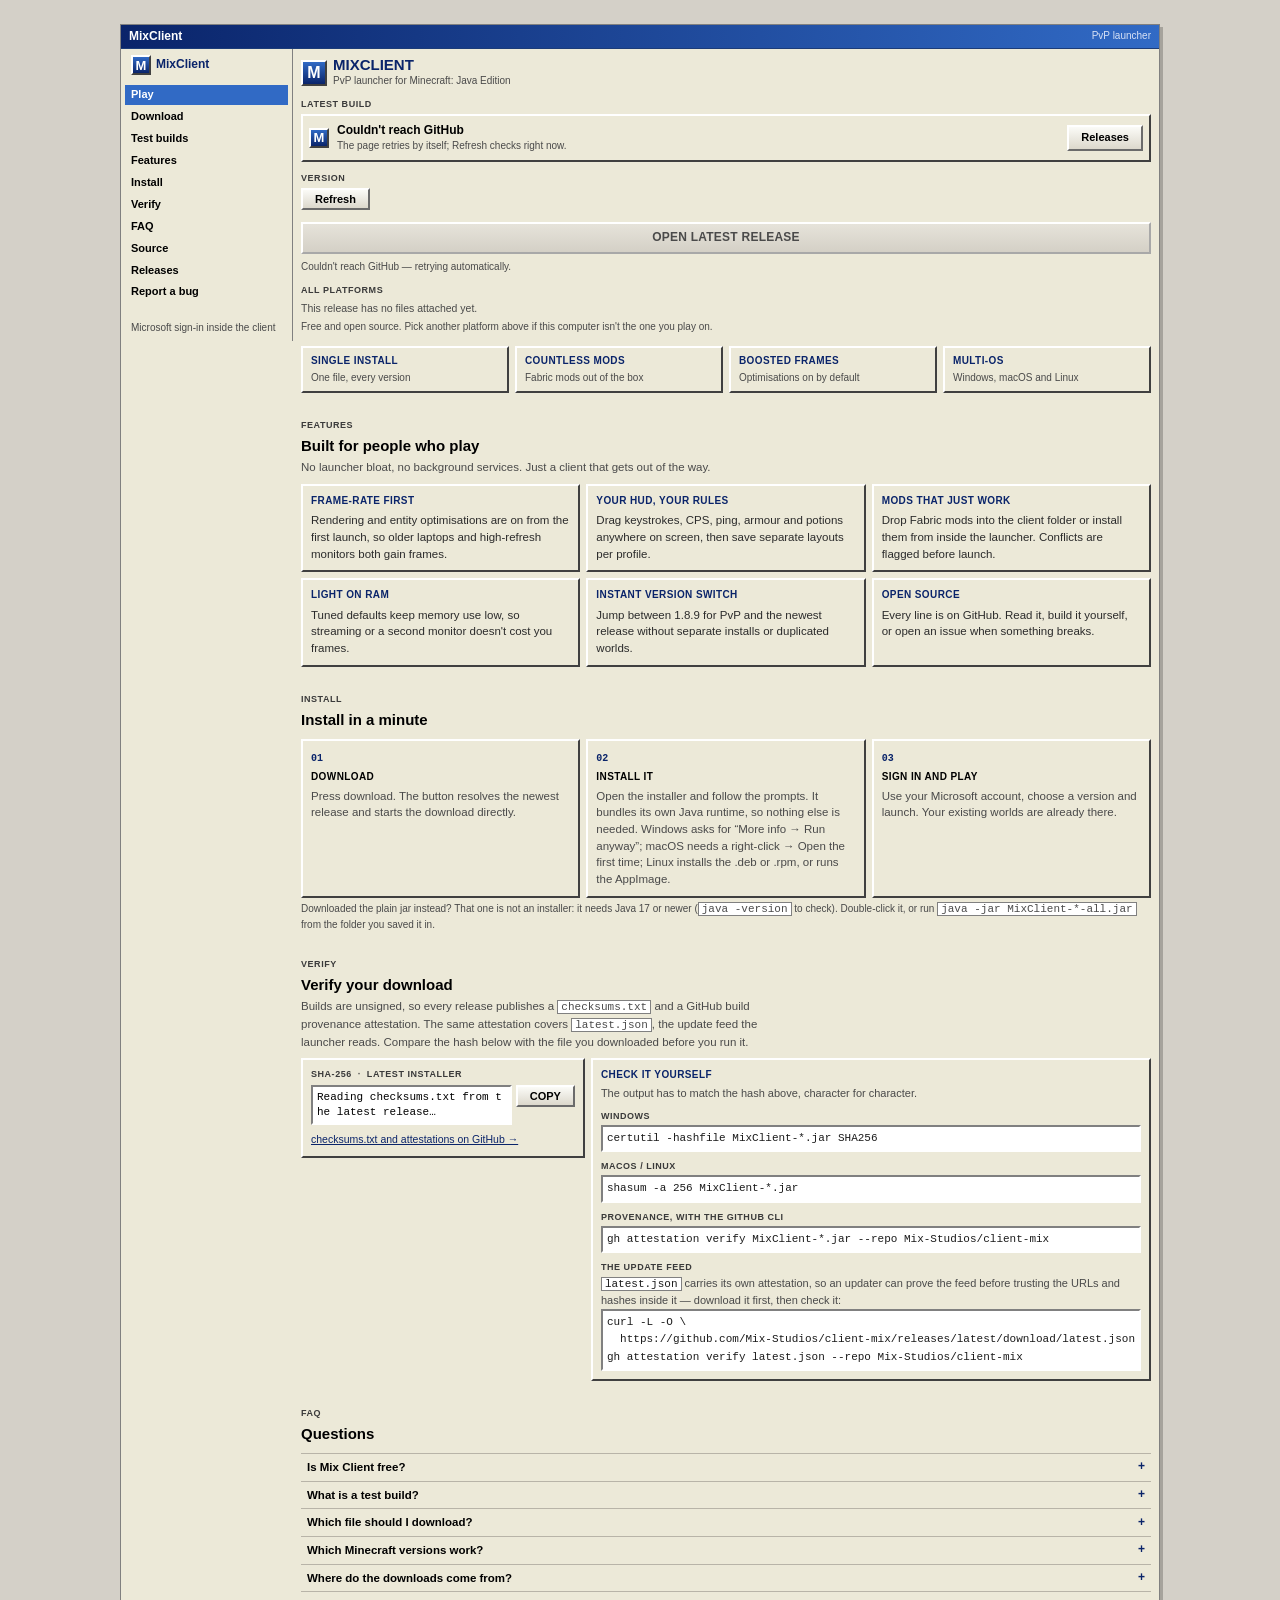
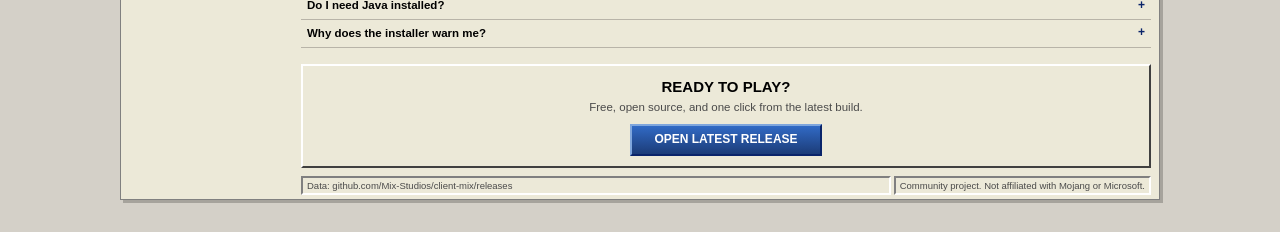
<file: index.html>
<!DOCTYPE html>
<html lang="en">
<head>
<meta charset="utf-8">
<meta name="viewport" content="width=device-width, initial-scale=1">
<title>Mix Client — open-source Minecraft client</title>
<meta name="description" content="Mix Client is a fast, open-source Minecraft client for every modern version. One installer for Windows, macOS and Linux, with boosted frames and built-in mods.">
<meta name="theme-color" content="#0A246A">
<link rel="icon" href="data:image/svg+xml,%3Csvg xmlns='http://www.w3.org/2000/svg' viewBox='0 0 32 32'%3E%3Cdefs%3E%3ClinearGradient id='g' x1='0' y1='0' x2='0' y2='1'%3E%3Cstop offset='0' stop-color='%23316AC5'/%3E%3Cstop offset='1' stop-color='%230A246A'/%3E%3C/linearGradient%3E%3C/defs%3E%3Crect width='32' height='32' fill='%23ECE9D8'/%3E%3Crect x='2' y='2' width='28' height='28' fill='url(%23g)'/%3E%3Ctext x='16' y='23' font-family='Tahoma,Verdana,sans-serif' font-size='18' font-weight='bold' fill='%23fff' text-anchor='middle'%3EM%3C/text%3E%3C/svg%3E">
<link rel="preconnect" href="https://api.github.com">
<link rel="preconnect" href="https://objects.githubusercontent.com">
<link rel="stylesheet" href="styles.css">
<script defer src="release.js?v=20261123"></script>
  <script defer src="app.js?v=20261123"></script>
</head>
<body>

<div class="app" id="top">

  <!-- Blue title strip, as in the launcher window -->
  <div class="titlebar">
    <span class="titlebar-title" data-titlebar-title>MixClient</span>
    <span class="titlebar-hint">PvP launcher</span>
  </div>

  <div class="body">

    <!-- 2007-style sidebar navigation -->
    <aside class="sidebar">
      <a class="brand" href="#play">
        <span class="logo" aria-hidden="true">M</span>
        <span class="brand-name">MixClient</span>
      </a>

      <nav class="nav" aria-label="Main">
        <a class="nav-item is-active" href="#play">Play</a>
        <a class="nav-item" href="download.html">Download</a>
        <a class="nav-item" href="test-builds.html">Test builds</a>
        <a class="nav-item" href="#features">Features</a>
        <a class="nav-item" href="#install">Install</a>
        <a class="nav-item" href="#verify">Verify</a>
        <a class="nav-item" href="#faq">FAQ</a>
        <a class="nav-item" href="https://github.com/Mix-Studios/Mix-Client" target="_blank" rel="noopener">Source</a>
        <a class="nav-item" href="https://github.com/Mix-Studios/client-mix/releases" target="_blank" rel="noopener">Releases</a>
        <a class="nav-item" href="https://github.com/Mix-Studios/Mix-Client/issues" target="_blank" rel="noopener">Report a bug</a>
      </nav>

      <div class="sidebar-foot">
        <span>Microsoft sign-in inside the client</span>
        <span data-sidebar-version></span>
      </div>
    </aside>

    <main class="content">

      <!-- Play screen: wordmark, latest build, version, big download button -->
      <section class="play" id="play">
        <div class="play-head">
          <span class="logo logo--lg" aria-hidden="true">M</span>
          <div>
            <h1 class="play-title">MIXCLIENT</h1>
            <p class="play-sub">PvP launcher for Minecraft: Java Edition</p>
          </div>
        </div>

        <p class="group-label">LATEST BUILD</p>
        <div class="build-card">
          <span class="logo logo--sm" aria-hidden="true">M</span>
          <div class="build-info">
            <span class="build-head">
              <span class="build-name" data-build-name>Checking GitHub…</span>
              <span class="build-kind" data-build-kind hidden>RELEASE BUILD</span>
            </span>
            <span class="build-detail" data-build-detail>Installers for Windows, macOS and Linux · SHA-256 in every release</span>
          </div>
          <a class="btn" href="https://github.com/Mix-Studios/client-mix/releases" target="_blank" rel="noopener">Releases</a>
        </div>

        <p class="group-label">VERSION</p>
        <div class="version-row">
          <span class="field combo" id="versionChip" hidden></span>
          <button class="btn" type="button" data-refresh>Refresh</button>
        </div>

        <a class="btn btn-primary btn-play" data-download
           href="https://github.com/Mix-Studios/client-mix/releases/latest" rel="noopener">
          <span data-label>DOWNLOAD</span>
        </a>
        <p class="status-line" data-status>Checking the latest release…</p>

        <div class="mac-choice" data-mac-choice hidden>
          <p class="group-label">WHICH MAC?</p>
          <div class="seg" data-mac-buttons></div>
          <p class="play-note">Apple silicon is M1 and later; older Macs take the Intel build.</p>
        </div>

        <p class="group-label">ALL PLATFORMS</p>
        <div class="platforms" data-platforms></div>

        <p class="play-note">
          Free and open source. Pick another platform above if this computer isn't the one you play on.
        </p>
      </section>

      <!-- Four headline claims, like the usual client-site tile row -->
      <section class="highlights" aria-label="Highlights">
        <a class="highlight" href="#features">
          <strong>SINGLE INSTALL</strong>
          <small>One file, every version</small>
        </a>
        <a class="highlight" href="#features">
          <strong>COUNTLESS MODS</strong>
          <small>Fabric mods out of the box</small>
        </a>
        <a class="highlight" href="#features">
          <strong>BOOSTED FRAMES</strong>
          <small>Optimisations on by default</small>
        </a>
        <a class="highlight" href="#features">
          <strong>MULTI-OS</strong>
          <small>Windows, macOS and Linux</small>
        </a>
      </section>

      <section class="section" id="features">
        <p class="group-label">FEATURES</p>
        <h2 class="section-title">Built for people who play</h2>
        <p class="section-sub">No launcher bloat, no background services. Just a client that gets out of the way.</p>

        <div class="grid-3">
          <article class="card">
            <h3>FRAME-RATE FIRST</h3>
            <p>Rendering and entity optimisations are on from the first launch, so older laptops and high-refresh monitors both gain frames.</p>
          </article>
          <article class="card">
            <h3>YOUR HUD, YOUR RULES</h3>
            <p>Drag keystrokes, CPS, ping, armour and potions anywhere on screen, then save separate layouts per profile.</p>
          </article>
          <article class="card">
            <h3>MODS THAT JUST WORK</h3>
            <p>Drop Fabric mods into the client folder or install them from inside the launcher. Conflicts are flagged before launch.</p>
          </article>
          <article class="card">
            <h3>LIGHT ON RAM</h3>
            <p>Tuned defaults keep memory use low, so streaming or a second monitor doesn't cost you frames.</p>
          </article>
          <article class="card">
            <h3>INSTANT VERSION SWITCH</h3>
            <p>Jump between 1.8.9 for PvP and the newest release without separate installs or duplicated worlds.</p>
          </article>
          <article class="card">
            <h3>OPEN SOURCE</h3>
            <p>Every line is on GitHub. Read it, build it yourself, or open an issue when something breaks.</p>
          </article>
        </div>
      </section>

      <section class="section" id="install">
        <p class="group-label">INSTALL</p>
        <h2 class="section-title">Install in a minute</h2>
        <div class="steps">
          <div class="step">
            <span class="step-num">01</span>
            <h3>DOWNLOAD</h3>
            <p>Press download. The button resolves the newest release and starts the download directly.</p>
          </div>
          <div class="step">
            <span class="step-num">02</span>
            <h3>INSTALL IT</h3>
            <p>Open the installer and follow the prompts. It bundles its own Java runtime, so nothing else is needed. Windows asks for “More info → Run anyway”; macOS needs a right-click → Open the first time; Linux installs the .deb or .rpm, or runs the AppImage.</p>
          </div>
          <div class="step">
            <span class="step-num">03</span>
            <h3>SIGN IN AND PLAY</h3>
            <p>Use your Microsoft account, choose a version and launch. Your existing worlds are already there.</p>
          </div>
        </div>

        <p class="play-note">
          Downloaded the plain jar instead? That one is not an installer: it needs Java 17 or newer
          (<code class="inline-code">java -version</code> to check). Double-click it, or run
          <code class="inline-code">java -jar MixClient-*-all.jar</code> from the folder you saved it in.
        </p>
      </section>

      <!-- Release integrity: SHA-256 from checksums.txt plus GitHub build provenance -->
      <section class="section" id="verify">
        <p class="group-label">VERIFY</p>
        <h2 class="section-title">Verify your download</h2>
        <p class="section-sub">
          Builds are unsigned, so every release publishes a <code class="inline-code">checksums.txt</code> and a
          GitHub build provenance attestation. The same attestation covers <code class="inline-code">latest.json</code>,
          the update feed the launcher reads. Compare the hash below with the file you downloaded before you run it.
        </p>

        <div class="verify">
          <div class="verify-card">
            <span class="verify-label">
              SHA-256<span class="verify-sep" aria-hidden="true">·</span><span data-sha-file>latest installer</span>
            </span>
            <div class="verify-hash-row">
              <code class="verify-hash" data-sha-hash aria-live="polite">Reading checksums.txt from the latest release…</code>
              <button class="btn verify-copy" type="button" data-sha-copy hidden>COPY</button>
            </div>
            <a class="verify-link" data-sha-link
               href="https://github.com/Mix-Studios/client-mix/releases/latest" target="_blank" rel="noopener">
              checksums.txt and attestations on GitHub →
            </a>
          </div>

          <div class="verify-cmds">
            <h3>CHECK IT YOURSELF</h3>
            <p>The output has to match the hash above, character for character.</p>
            <p class="verify-os">Windows</p>
            <pre><code>certutil -hashfile <span data-sha-name>MixClient-*.jar</span> SHA256</code></pre>
            <p class="verify-os">macOS / Linux</p>
            <pre><code>shasum -a 256 <span data-sha-name>MixClient-*.jar</span></code></pre>
            <p class="verify-os">Provenance, with the GitHub CLI</p>
            <pre><code>gh attestation verify <span data-sha-name>MixClient-*.jar</span> --repo Mix-Studios/client-mix</code></pre>
            <p class="verify-os">The update feed</p>
            <p>
              <code class="inline-code">latest.json</code> carries its own attestation, so an updater can prove the
              feed before trusting the URLs and hashes inside it — download it first, then check it:
            </p>
            <pre><code>curl -L -O \
  https://github.com/Mix-Studios/client-mix/releases/latest/download/latest.json
gh attestation verify latest.json --repo Mix-Studios/client-mix</code></pre>
          </div>
        </div>
      </section>

      <section class="section" id="faq">
        <p class="group-label">FAQ</p>
        <h2 class="section-title">Questions</h2>
        <div class="faq">
          <details>
            <summary>Is Mix Client free?</summary>
            <p>Yes. It is free and open source, and there is nothing to buy inside the client.</p>
          </details>
          <details>
            <summary>What is a test build?</summary>
            <p>Releases tagged as pre-releases (or named like <code class="inline-code">Test</code> / <code class="inline-code">1.2.0-beta</code>) are labelled <strong>TEST BUILD</strong> on this page. They are newer and less tested; the badge switches to <strong>RELEASE BUILD</strong> for a normal release.</p>
          </details>
          <details>
            <summary>Which file should I download?</summary>
            <p>Take the one for your system: a Windows installer, a macOS disk image (Apple silicon or Intel), or a Linux package. The jar is the fallback for everything else and the only file that needs Java installed.</p>
          </details>
          <details>
            <summary>Which Minecraft versions work?</summary>
            <p>Modern releases plus 1.8.9 for PvP. Switch versions from the launcher; each keeps its own mods and settings.</p>
          </details>
          <details>
            <summary>Where do the downloads come from?</summary>
            <p>The page asks GitHub for the newest published release, picks the file for this computer and links straight to it. Windows, macOS (Apple silicon and Intel) and Linux each get their own file; nothing is re-hosted. Every release also publishes a <code class="inline-code">checksums.txt</code>, and the build carries a GitHub build provenance attestation — see <a href="#verify">Verify your download</a>.</p>
          </details>
          <details>
            <summary>Do I need Java installed?</summary>
            <p>Only if you download the plain jar. The installers for Windows, macOS and Linux bundle their own Java runtime, so they start without anything else installed. The jar is a single file that runs on any OS but needs Java 17 or newer first; if <code class="inline-code">java -version</code> fails or reports an older version, install a current JDK (Adoptium Temurin is free) and try again.</p>
          </details>
          <details>
            <summary>Why does the installer warn me?</summary>
            <p>The build isn't code-signed yet, so Windows SmartScreen and macOS Gatekeeper ask for confirmation the first time. The full source is on GitHub if you'd rather build it.</p>
          </details>
        </div>
      </section>

      <section class="cta">
        <h2>READY TO PLAY?</h2>
        <p>Free, open source, and one click from the latest build.</p>
        <a class="btn btn-primary btn-primary--wide" data-download
           href="https://github.com/Mix-Studios/client-mix/releases/latest" rel="noopener">
          <span data-label>DOWNLOAD</span>
        </a>
      </section>

      <!-- Launcher-style status bar: release data source plus the usual disclaimer -->
      <div class="statusbar">
        <span class="statusbar-panel">Data: github.com/Mix-Studios/client-mix/releases</span>
        <span class="statusbar-panel statusbar-panel--end">Community project. Not affiliated with Mojang or Microsoft.</span>
      </div>
    </main>
  </div>
</div>

</body>
</html>
</file>
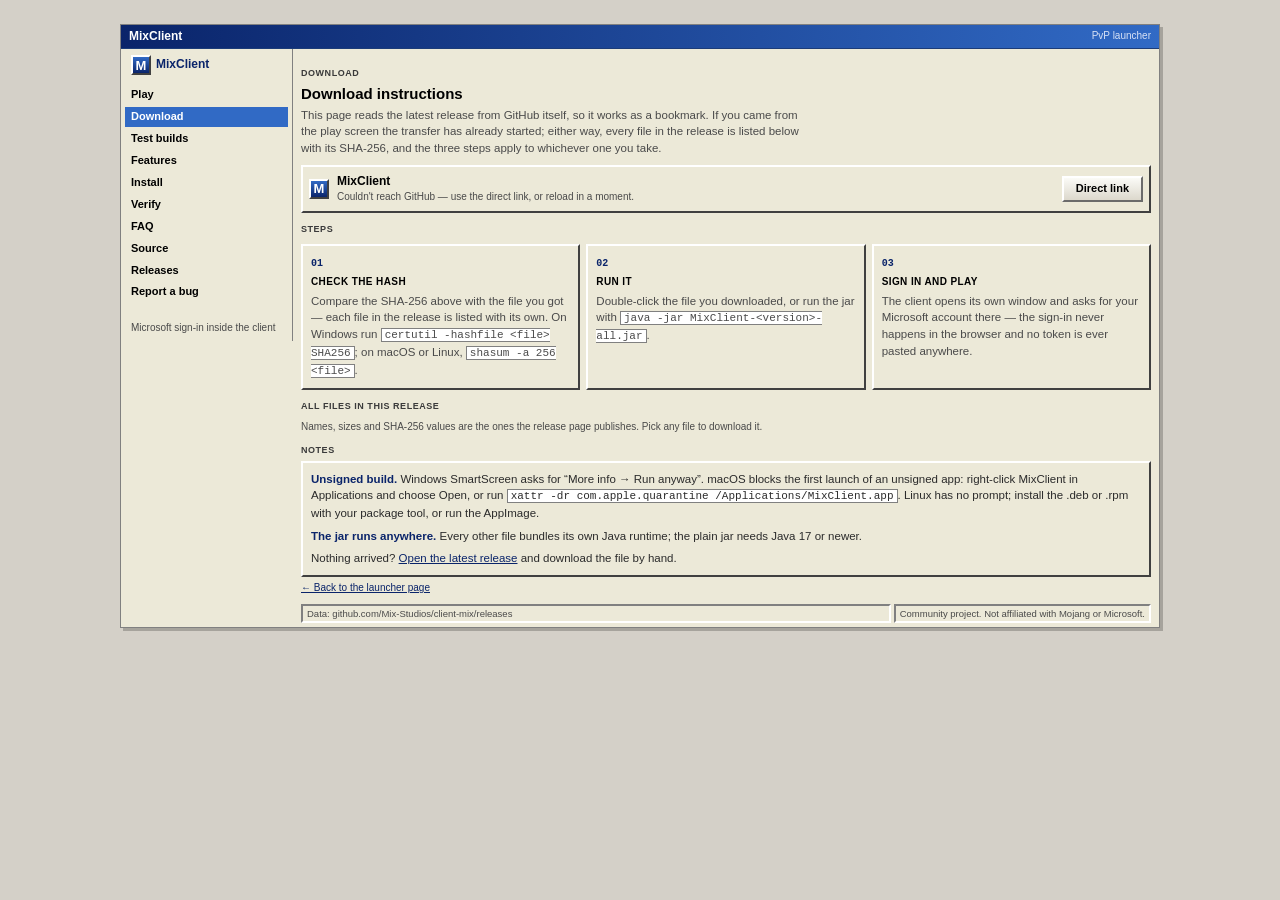
<file: download.html>
<!DOCTYPE html>
<html lang="en">
<head>
<meta charset="utf-8">
<meta name="viewport" content="width=device-width, initial-scale=1">
<title>Download instructions — Mix Client</title>
<meta name="description" content="What to do with the Mix Client download: check the SHA-256, run the installer or jar, and sign in with Microsoft inside the client.">
<meta name="theme-color" content="#0A246A">
<link rel="icon" href="data:image/svg+xml,%3Csvg xmlns='http://www.w3.org/2000/svg' viewBox='0 0 32 32'%3E%3Cdefs%3E%3ClinearGradient id='g' x1='0' y1='0' x2='0' y2='1'%3E%3Cstop offset='0' stop-color='%23316AC5'/%3E%3Cstop offset='1' stop-color='%230A246A'/%3E%3C/linearGradient%3E%3C/defs%3E%3Crect width='32' height='32' fill='%23ECE9D8'/%3E%3Crect x='2' y='2' width='28' height='28' fill='url(%23g)'/%3E%3Ctext x='16' y='23' font-family='Tahoma,Verdana,sans-serif' font-size='18' font-weight='bold' fill='%23fff' text-anchor='middle'%3EM%3C/text%3E%3C/svg%3E">
<link rel="preconnect" href="https://api.github.com">
<link rel="stylesheet" href="styles.css">
</head>
<body>

<div class="app" id="top">

  <div class="titlebar">
    <span class="titlebar-title" data-titlebar-title>MixClient</span>
    <span class="titlebar-hint">PvP launcher</span>
  </div>

  <div class="body">

    <aside class="sidebar">
      <a class="brand" href="index.html">
        <span class="logo" aria-hidden="true">M</span>
        <span class="brand-name">MixClient</span>
      </a>

      <nav class="nav" aria-label="Main">
        <a class="nav-item" href="index.html#play">Play</a>
        <a class="nav-item is-active" href="download.html">Download</a>
        <a class="nav-item" href="test-builds.html">Test builds</a>
        <a class="nav-item" href="index.html#features">Features</a>
        <a class="nav-item" href="index.html#install">Install</a>
        <a class="nav-item" href="index.html#verify">Verify</a>
        <a class="nav-item" href="index.html#faq">FAQ</a>
        <a class="nav-item" href="https://github.com/Mix-Studios/Mix-Client" target="_blank" rel="noopener">Source</a>
        <a class="nav-item" href="https://github.com/Mix-Studios/client-mix/releases" target="_blank" rel="noopener">Releases</a>
        <a class="nav-item" href="https://github.com/Mix-Studios/Mix-Client/issues" target="_blank" rel="noopener">Report a bug</a>
      </nav>

      <div class="sidebar-foot">
        <span>Microsoft sign-in inside the client</span>
        <span data-sidebar-version></span>
      </div>
    </aside>

    <main class="content">

      <section class="section section--first">
        <p class="group-label">DOWNLOAD</p>
        <h1 class="section-title">Download instructions</h1>
        <p class="section-sub">
          This page reads the latest release from GitHub itself, so it works as a bookmark. If you came from the play
          screen the transfer has already started; either way, every file in the release is listed below with its
          SHA-256, and the three steps apply to whichever one you take.
        </p>

        <div class="build-card">
          <span class="logo logo--sm" aria-hidden="true">M</span>
          <div class="build-info">
            <span class="build-head">
              <span class="build-name" data-file>MixClient</span>
              <span class="build-kind" data-build-kind hidden>RELEASE BUILD</span>
            </span>
            <span class="build-detail" data-detail>Reading the latest release…</span>
            <span class="build-hash" data-file-hash hidden></span>
          </div>
          <a class="btn" data-direct href="https://github.com/Mix-Studios/client-mix/releases/latest"
             target="_blank" rel="noopener">Direct link</a>
        </div>

        <div class="mac-choice" data-mac-switch hidden>
          <p class="group-label">WHICH MAC?</p>
          <div class="seg" data-mac-buttons></div>
          <p class="play-note">Apple silicon is M1 and later; older Macs take the Intel build.</p>
        </div>

        <p class="group-label">STEPS</p>
        <div class="steps">
          <div class="step">
            <span class="step-num">01</span>
            <h3>CHECK THE HASH</h3>
            <p>
              Compare the SHA-256 above with the file you got — each file in the release is listed with its own.
              On Windows run <code class="inline-code">certutil -hashfile &lt;file&gt; SHA256</code>; on macOS or
              Linux, <code class="inline-code">shasum -a 256 &lt;file&gt;</code>.
            </p>
          </div>
          <div class="step">
            <span class="step-num">02</span>
            <h3>RUN IT</h3>
            <p data-run>Double-click the file you downloaded, or run the jar with
              <code class="inline-code">java -jar <span data-cmd>MixClient-&lt;version&gt;-all.jar</span></code>.</p>
          </div>
          <div class="step">
            <span class="step-num">03</span>
            <h3>SIGN IN AND PLAY</h3>
            <p>
              The client opens its own window and asks for your Microsoft account there — the sign-in never happens
              in the browser and no token is ever pasted anywhere.
            </p>
          </div>
        </div>

        <p class="group-label">ALL FILES IN THIS RELEASE</p>
        <div class="platforms" data-files></div>
        <p class="play-note">
          Names, sizes and SHA-256 values are the ones the release page publishes. Pick any file to download it.
        </p>

        <div class="release-notes" data-release hidden>
          <p class="group-label">WHAT'S IN THIS BUILD</p>
          <h2 class="section-title" data-release-title></h2>
          <div class="release-notes-body" data-release-body></div>
          <a class="verify-link" data-release-link target="_blank" rel="noopener">Read the full release on GitHub →</a>
        </div>

        <p class="group-label">NOTES</p>
        <div class="notice">
          <p><strong>Unsigned build.</strong> Windows SmartScreen asks for “More info → Run anyway”. macOS blocks the
            first launch of an unsigned app: right-click MixClient in Applications and choose Open, or run
            <code class="inline-code">xattr -dr com.apple.quarantine /Applications/MixClient.app</code>. Linux has no
            prompt; install the .deb or .rpm with your package tool, or run the AppImage.</p>
          <p><strong>The jar runs anywhere.</strong> Every other file bundles its own Java runtime; the plain jar
            needs Java 17 or newer.</p>
          <p>Nothing arrived? <a data-direct href="https://github.com/Mix-Studios/client-mix/releases/latest"
             target="_blank" rel="noopener">Open the latest release</a> and download the file by hand.</p>
        </div>

        <p class="play-note"><a href="index.html#play">← Back to the launcher page</a></p>
      </section>

      <div class="statusbar">
        <span class="statusbar-panel">Data: github.com/Mix-Studios/client-mix/releases</span>
        <span class="statusbar-panel statusbar-panel--end">Community project. Not affiliated with Mojang or Microsoft.</span>
      </div>
    </main>
  </div>
</div>

<script src="release.js?v=20261123"></script>
<script>
  // This page reads the release page itself, so a shared or bookmarked link
  // shows the real version, every file and every hash. Query params are only a
  // hint about which file the play screen just handed to the browser.
  (() => {
    const R = window.MixRelease;
    if (!R) return;

    const {
      TARGETS, detectOS, buildKind, versionOf, picksFor, primaryPick, formatSize,
      escapeHtml, digestOf, assetUrl, readCache, writeCache, resolveRelease,
    } = R;

    const ARCH_LABELS = { "mac-arm": "APPLE SILICON", "mac-intel": "INTEL" };
    const OS = detectOS();

    const params = new URLSearchParams(window.location.search);
    const wantedFile = params.get("file");
    const wantedPlatform = params.get("platform");
    const wantedSize = Number(params.get("size") || 0);
    const hintVersion = params.get("version");
    const hintTag = params.get("tag");
    const hintKind = params.get("kind");

    const fileEl = document.querySelector("[data-file]");
    const detailEl = document.querySelector("[data-detail]");
    const hashEl = document.querySelector("[data-file-hash]");
    const cmdEl = document.querySelector("[data-cmd]");
    const runEl = document.querySelector("[data-run]");
    const kindEl = document.querySelector("[data-build-kind]");
    const filesEl = document.querySelector("[data-files]");
    const macSwitchEl = document.querySelector("[data-mac-switch]");
    const macButtonsEl = document.querySelector("[data-mac-buttons]");
    const releaseBlock = document.querySelector("[data-release]");
    const releaseTitleEl = document.querySelector("[data-release-title]");
    const releaseBodyEl = document.querySelector("[data-release-body]");
    const releaseLinkEl = document.querySelector("[data-release-link]");
    const titlebarEl = document.querySelector("[data-titlebar-title]");
    const sidebarVersionEl = document.querySelector("[data-sidebar-version]");

    const state = { release: null, tag: hintTag || "", picks: [], current: null, isTest: false };

    const targetById = (id) => TARGETS.find((target) => target.id === id) || null;

    function setChrome(version) {
      const bare = version ? String(version).replace(/^v/i, "") : "";
      if (titlebarEl) titlebarEl.textContent = bare ? `MixClient ${bare}` : "MixClient";
      if (sidebarVersionEl) {
        const tag = version ? String(version) : "";
        sidebarVersionEl.textContent = /^v/i.test(tag) ? tag : (/^\d/.test(tag) ? `v${tag}` : tag);
      }
    }

    function setKind(kind) {
      if (!kindEl) return;
      if (!kind) {
        kindEl.hidden = true;
        kindEl.removeAttribute("data-kind");
        return;
      }
      kindEl.hidden = false;
      kindEl.dataset.kind = kind.id;
      kindEl.textContent = kind.label;
    }

    // Step 02 has to match what was actually downloaded.
    function setRunHint(name) {
      if (!runEl) return;

      if (/\.jar$/i.test(name)) {
        runEl.innerHTML = "Double-click the jar, or from the folder you saved it in run " +
          `<code class="inline-code">java -jar ${escapeHtml(name)}</code>.`;
      } else if (/\.(msi|exe)$/i.test(name)) {
        runEl.textContent = "Open the installer and let it finish. Windows SmartScreen asks for More info → Run anyway the first time.";
      } else if (/\.dmg$/i.test(name)) {
        runEl.textContent = "Open the disk image and drag MixClient to Applications. The first launch is blocked because the app is unsigned: right-click it in Applications and choose Open.";
      } else if (/\.(deb|rpm)$/i.test(name)) {
        runEl.textContent = "Install it with your package tool — `sudo apt install ./<file>` on Debian/Ubuntu, `sudo dnf install <file>` on Fedora — or double-click it in your file manager.";
      } else if (/\.appimage$/i.test(name)) {
        runEl.textContent = "Make it executable (chmod +x <file>), then run it.";
      }
    }

    function startDownload(url) {
      const link = document.createElement("a");
      link.href = url;
      link.rel = "noopener";
      link.style.display = "none";
      document.body.appendChild(link);
      link.click();
      link.remove();
    }

    function highlightCards() {
      document.querySelectorAll("[data-files] .platform").forEach((card) => {
        card.classList.toggle(
          "is-current",
          Boolean(state.current) && card.dataset.file === state.current.asset.name,
        );
      });
    }

    function applyPick(pick) {
      if (!pick) return;
      state.current = pick;

      const { target, asset } = pick;
      const hash = digestOf(asset);
      const size = formatSize(asset.size);
      const version = state.tag || hintVersion || "";

      if (fileEl) fileEl.textContent = asset.name;
      if (detailEl) {
        detailEl.textContent = [
          version,
          state.isTest ? "test build" : "",
          size,
          target && target.note,
          "in your Downloads folder",
        ]
          .filter(Boolean)
          .join(" · ");
      }
      if (hashEl) {
        hashEl.hidden = !hash;
        hashEl.textContent = hash ? `SHA-256 ${hash}` : "";
        if (hash) hashEl.dataset.hash = hash;
        else delete hashEl.dataset.hash;
      }
      if (cmdEl) cmdEl.textContent = asset.name;

      const url = asset.browser_download_url || assetUrl(asset.name, state.tag || hintTag);
      document.querySelectorAll("[data-direct]").forEach((el) => {
        el.href = url;
        el.title = `Release file · ${asset.name}`;
      });

      setRunHint(asset.name);
      highlightCards();
      renderMacSwitch();
    }

    function renderFiles() {
      if (!filesEl) return;
      filesEl.textContent = "";

      if (!state.picks.length) {
        const empty = document.createElement("p");
        empty.className = "platforms-empty";
        empty.textContent = "This release has no files attached yet.";
        filesEl.appendChild(empty);
        return;
      }

      state.picks.forEach((pick) => {
        const { target, asset } = pick;
        const hash = digestOf(asset);
        const url = asset.browser_download_url || assetUrl(asset.name, state.tag || hintTag);

        const card = document.createElement("a");
        card.className = "platform";
        card.dataset.file = asset.name;
        card.dataset.arch = target.id;
        card.href = url;
        card.title = `${asset.name}${hash ? ` · sha256 ${hash}` : ""}`;
        card.innerHTML =
          `<span class="platform-name">${escapeHtml(target.label)}</span>` +
          `<span class="platform-meta">${escapeHtml(target.note)} · ${escapeHtml(formatSize(asset.size) || "size unknown")}</span>` +
          `<span class="platform-file">${escapeHtml(asset.name)}</span>` +
          `<span class="platform-hash">${hash ? `sha256 ${escapeHtml(hash)}` : "no hash published"}</span>`;

        card.addEventListener("click", (event) => {
          event.preventDefault();
          applyPick(pick);
          startDownload(url);
        });

        filesEl.appendChild(card);
      });
    }

    // Macs ship one disk image per architecture, so the page offers the choice
    // instead of guessing; picking one also starts that download.
    function renderMacSwitch() {
      if (!macSwitchEl || !macButtonsEl) return;

      const mac = state.picks.filter(
        (pick) => pick.target.id === "mac-arm" || pick.target.id === "mac-intel",
      );
      const onMac = Boolean(state.current && /^mac-/.test(state.current.target.id));

      if (!onMac || mac.length < 2) {
        macSwitchEl.hidden = true;
        macButtonsEl.textContent = "";
        return;
      }

      macSwitchEl.hidden = false;
      macButtonsEl.textContent = "";

      mac.forEach((pick) => {
        const chosen = state.current.asset.name === pick.asset.name;
        const btn = document.createElement("button");
        btn.type = "button";
        btn.className = "btn" + (chosen ? " is-current" : "");
        btn.dataset.arch = pick.target.id;
        btn.setAttribute("aria-pressed", String(chosen));
        btn.title = pick.asset.name;
        btn.textContent = `${ARCH_LABELS[pick.target.id]} · ${formatSize(pick.asset.size) || "size unknown"}`;

        btn.addEventListener("click", () => {
          const url = pick.asset.browser_download_url || assetUrl(pick.asset.name, state.tag || hintTag);
          applyPick(pick);
          if (!chosen) startDownload(url);
        });

        macButtonsEl.appendChild(btn);
      });
    }

    // The release page already carries the title and notes, so show them as-is
    // (plain text, line breaks kept) and link out for the full page.
    function applyReleaseText(release) {
      if (!releaseBlock) return;

      const title = release.name || release.tag_name || "Release";
      const body = String(release.body || "").trim();

      if (!body && !release.name) {
        releaseBlock.hidden = true;
        return;
      }

      releaseBlock.hidden = false;
      releaseBlock.dataset.kind = buildKind(release).id;
      if (releaseTitleEl) releaseTitleEl.textContent = title;
      if (releaseBodyEl) releaseBodyEl.textContent = body || "This release has no description.";

      if (releaseLinkEl) {
        releaseLinkEl.href = release.html_url || (release.tag_name
          ? `https://github.com/Mix-Studios/client-mix/releases/tag/${encodeURIComponent(release.tag_name)}`
          : "https://github.com/Mix-Studios/client-mix/releases");
        releaseLinkEl.textContent = "Read the full release on GitHub →";
      }
    }

    function applyRelease(release) {
      applyReleaseText(release);
      state.release = release;
      lastApplied = Date.now();
      state.tag = release.tag_name || state.tag;
      state.picks = picksFor(release);

      const kind = buildKind(release);
      state.isTest = kind.id === "test";
      setKind(kind);
      setChrome(versionOf(release));
      renderFiles();

      if (!state.picks.length) {
        if (!state.current && detailEl) detailEl.textContent = "This release has no files attached yet.";
        return;
      }

      const clicked = state.current && state.picks.find((pick) => pick.asset.name === state.current.asset.name);
      const hinted = wantedPlatform && state.picks.find((pick) => pick.target.id === wantedPlatform);

      applyPick(clicked || hinted || primaryPick(state.picks, OS, null));
    }

    // Keep the page current for a tab left open across a release, the same way
    // the play screen does: re-check on a timer and when the tab comes back.
    const AUTO_REFRESH_MS = 5 * 60 * 1000;
    const VISIBILITY_MIN_MS = 60 * 1000;
    let inFlight = null;
    let lastApplied = 0;

    async function refresh({ force = false } = {}) {
      if (inFlight) return inFlight;

      inFlight = (async () => {
        try {
          if (force) {
            try {
              sessionStorage.removeItem(R.CACHE_KEY);
            } catch (err) {
              /* storage disabled — nothing cached anyway */
            }
          }

          let release = force ? null : readCache();
          if (!release) {
            release = await resolveRelease();
            if (release === undefined) throw new Error("GitHub API unavailable");
            if (release) writeCache(release);
          }

          if (!release) {
            if (!state.current && detailEl) detailEl.textContent = "No release is published yet.";
            return;
          }

          applyRelease(release);
        } catch (err) {
          if (!state.current && detailEl) {
            detailEl.textContent = "Couldn't reach GitHub — use the direct link, or reload in a moment.";
          }
        }
      })();

      try {
        await inFlight;
      } finally {
        inFlight = null;
      }
    }

    function boot() {
      // Paint the file the play screen handed over, then correct it from GitHub.
      if (wantedFile) {
        applyPick({
          target: targetById(wantedPlatform) || { id: wantedPlatform || "file", label: "THIS FILE", note: "" },
          asset: {
            name: wantedFile,
            size: wantedSize,
            browser_download_url: assetUrl(wantedFile, hintTag),
          },
        });
      }

      setChrome(hintVersion || "");
      if (hintKind === "test" || hintKind === "release") {
        setKind({ id: hintKind, label: hintKind === "test" ? "TEST BUILD" : "RELEASE BUILD" });
      }

      refresh();
    }

    setInterval(() => { refresh({ force: true }); }, AUTO_REFRESH_MS);

    document.addEventListener("visibilitychange", () => {
      if (document.hidden) return;
      if (Date.now() - lastApplied < VISIBILITY_MIN_MS) return;
      refresh({ force: true });
    });

    window.addEventListener("online", () => { refresh({ force: true }); });

    boot();
  })();
</script>

</body>
</html>
</file>
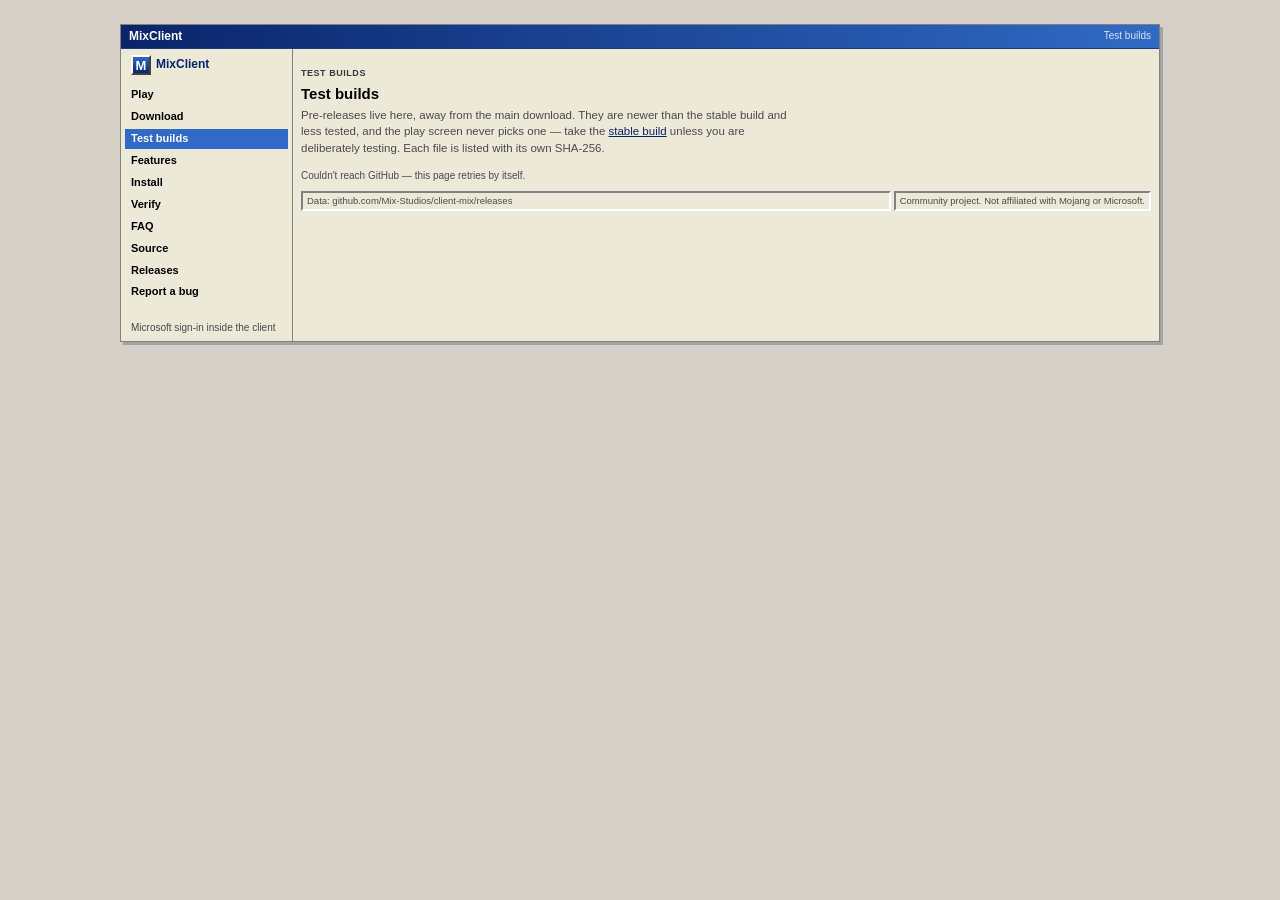
<file: test-builds.html>
<!DOCTYPE html>
<html lang="en">
<head>
<meta charset="utf-8">
<meta name="viewport" content="width=device-width, initial-scale=1">
<title>Test builds — Mix Client</title>
<meta name="description" content="Pre-release Mix Client builds: newer than the stable release and less tested. The main download never picks one of these.">
<meta name="theme-color" content="#0A246A">
<link rel="icon" href="data:image/svg+xml,%3Csvg xmlns='http://www.w3.org/2000/svg' viewBox='0 0 32 32'%3E%3Cdefs%3E%3ClinearGradient id='g' x1='0' y1='0' x2='0' y2='1'%3E%3Cstop offset='0' stop-color='%23316AC5'/%3E%3Cstop offset='1' stop-color='%230A246A'/%3E%3C/linearGradient%3E%3C/defs%3E%3Crect width='32' height='32' fill='%23ECE9D8'/%3E%3Crect x='2' y='2' width='28' height='28' fill='url(%23g)'/%3E%3Ctext x='16' y='23' font-family='Tahoma,Verdana,sans-serif' font-size='18' font-weight='bold' fill='%23fff' text-anchor='middle'%3EM%3C/text%3E%3C/svg%3E">
<link rel="preconnect" href="https://api.github.com">
<link rel="stylesheet" href="styles.css">
</head>
<body>

<div class="app" id="top">

  <div class="titlebar">
    <span class="titlebar-title" data-titlebar-title>MixClient</span>
    <span class="titlebar-hint">Test builds</span>
  </div>

  <div class="body">

    <aside class="sidebar">
      <a class="brand" href="index.html">
        <span class="logo" aria-hidden="true">M</span>
        <span class="brand-name">MixClient</span>
      </a>

      <nav class="nav" aria-label="Main">
        <a class="nav-item" href="index.html#play">Play</a>
        <a class="nav-item" href="download.html">Download</a>
        <a class="nav-item is-active" href="test-builds.html">Test builds</a>
        <a class="nav-item" href="index.html#features">Features</a>
        <a class="nav-item" href="index.html#install">Install</a>
        <a class="nav-item" href="index.html#verify">Verify</a>
        <a class="nav-item" href="index.html#faq">FAQ</a>
        <a class="nav-item" href="https://github.com/Mix-Studios/Mix-Client" target="_blank" rel="noopener">Source</a>
        <a class="nav-item" href="https://github.com/Mix-Studios/client-mix/releases" target="_blank" rel="noopener">Releases</a>
        <a class="nav-item" href="https://github.com/Mix-Studios/Mix-Client/issues" target="_blank" rel="noopener">Report a bug</a>
      </nav>

      <div class="sidebar-foot">
        <span>Microsoft sign-in inside the client</span>
        <span data-sidebar-version></span>
      </div>
    </aside>

    <main class="content">

      <section class="section section--first">
        <p class="group-label">TEST BUILDS</p>
        <h1 class="section-title">Test builds</h1>
        <p class="section-sub">
          Pre-releases live here, away from the main download. They are newer than the stable build and less tested,
          and the play screen never picks one — take the <a href="index.html#play">stable build</a> unless you are
          deliberately testing. Each file is listed with its own SHA-256.
        </p>

        <div class="release-feed" data-test-builds></div>
        <p class="play-note" data-feed-note>Reading the release list…</p>
      </section>

      <div class="statusbar">
        <span class="statusbar-panel">Data: github.com/Mix-Studios/client-mix/releases</span>
        <span class="statusbar-panel statusbar-panel--end">Community project. Not affiliated with Mojang or Microsoft.</span>
      </div>
    </main>
  </div>
</div>

<script src="release.js?v=20261123"></script>
<script>
  // Every pre-release the workflow publishes is listed here, newest first. The
  // main download ignores these, so this page is their only home on the site.
  (() => {
    const R = window.MixRelease;
    if (!R) return;

    const { listReleases, isTestRelease, picksFor, formatSize, digestOf, escapeHtml, versionOf } = R;

    const feedEl = document.querySelector("[data-test-builds]");
    const noteEl = document.querySelector("[data-feed-note]");
    const titlebarEl = document.querySelector("[data-titlebar-title]");
    const sidebarVersionEl = document.querySelector("[data-sidebar-version]");

    const AUTO_REFRESH_MS = 5 * 60 * 1000;
    const VISIBILITY_MIN_MS = 60 * 1000;
    let inFlight = null;
    let lastParsed = 0;

    function clock() {
      try {
        return new Date().toLocaleTimeString([], { hour: "2-digit", minute: "2-digit" });
      } catch (err) {
        return "now";
      }
    }

    function shortDate(value) {
      if (!value) return "";
      try {
        return new Date(value).toLocaleDateString([], { year: "numeric", month: "short", day: "numeric" });
      } catch (err) {
        return "";
      }
    }

    // picksFor answers "what would each platform get", so a lone jar shows up once
    // per platform. In a file list it should appear once, as the jar it is.
    function uniquePicks(picks) {
      const byName = new Map();
      (picks || []).forEach((pick) => {
        const key = pick.asset.name;
        const previous = byName.get(key);
        if (!previous) {
          byName.set(key, pick);
          return;
        }
        if (pick.target.id === "jar" && previous.target.id !== "jar") byName.set(key, pick);
      });
      return Array.from(byName.values());
    }

    function renderEntry(release) {
      const version = versionOf(release);
      const picks = uniquePicks(picksFor(release));

      const entry = document.createElement("article");
      entry.className = "release-entry";

      const head = document.createElement("div");
      head.className = "release-head";
      head.innerHTML =
        `<span class="build-name">${escapeHtml(release.name || version)}</span>` +
        `<span class="build-kind" data-kind="test">TEST BUILD</span>` +
        `<span class="release-meta">${escapeHtml([version, shortDate(release.published_at), picks.length ? `${picks.length} file${picks.length === 1 ? "" : "s"}` : "no files"].filter(Boolean).join(" · "))}</span>` +
        (release.html_url
          ? `<a class="verify-link" href="${escapeHtml(release.html_url)}" target="_blank" rel="noopener">Release page →</a>`
          : "");
      entry.appendChild(head);

      const body = String(release.body || "").trim();
      if (body) {
        const notes = document.createElement("p");
        notes.className = "release-body";
        notes.textContent = body;
        entry.appendChild(notes);
      }

      const files = document.createElement("div");
      files.className = "platforms";

      if (!picks.length) {
        const empty = document.createElement("p");
        empty.className = "platforms-empty";
        empty.textContent = "This test build has no files attached.";
        files.appendChild(empty);
      }

      picks.forEach(({ target, asset }) => {
        const hash = digestOf(asset);
        const url = asset.browser_download_url || R.assetUrl(asset.name, release.tag_name);
        const card = document.createElement("a");
        card.className = "platform";
        card.href = url;
        card.rel = "noopener";
        card.title = `${asset.name}${hash ? ` · sha256 ${hash}` : ""}`;
        card.innerHTML =
          `<span class="platform-name">${escapeHtml(target.label)}</span>` +
          `<span class="platform-meta">${escapeHtml(target.note)} · ${escapeHtml(formatSize(asset.size) || "size unknown")}</span>` +
          `<span class="platform-file">${escapeHtml(asset.name)}</span>` +
          `<span class="platform-hash">${hash ? `sha256 ${escapeHtml(hash)}` : "no hash published"}</span>`;
        files.appendChild(card);
      });

      entry.appendChild(files);
      return entry;
    }

    function render(releases) {
      const tests = (releases || []).filter((release) => isTestRelease(release));
      feedEl.textContent = "";

      titlebarEl.textContent = "MixClient · test builds";
      sidebarVersionEl.textContent = tests.length && tests[0].tag_name ? tests[0].tag_name : "";

      if (!tests.length) {
        const empty = document.createElement("div");
        empty.className = "notice";
        empty.innerHTML =
          "<p><strong>No test builds right now.</strong> Push a tag that isn't a plain version " +
          "(for example <code class=\"inline-code\">v1.1.0-beta.1</code> or " +
          "<code class=\"inline-code\">Test</code>) and the workflow publishes it here as a pre-release.</p>";
        feedEl.appendChild(empty);
        noteEl.textContent = `Checked ${clock()} — no pre-releases published.`;
        return;
      }

      tests.forEach((release) => feedEl.appendChild(renderEntry(release)));
      noteEl.textContent = `${tests.length} test build${tests.length === 1 ? "" : "s"} · newest first · checked ${clock()}`;
    }

    async function refresh() {
      if (inFlight) return inFlight;

      inFlight = (async () => {
        try {
          const releases = await listReleases();
          if (releases === undefined) throw new Error("GitHub API unavailable");
          render(releases);
          lastParsed = Date.now();
        } catch (err) {
          noteEl.textContent = "Couldn't reach GitHub — this page retries by itself.";
        }
      })();

      try {
        await inFlight;
      } finally {
        inFlight = null;
      }
    }

    setInterval(() => { refresh(); }, AUTO_REFRESH_MS);

    document.addEventListener("visibilitychange", () => {
      if (document.hidden) return;
      if (Date.now() - lastParsed < VISIBILITY_MIN_MS) return;
      refresh();
    });

    window.addEventListener("online", () => { refresh(); });

    refresh();
  })();
</script>

</body>
</html>
</file>
<file: styles.css>
/* MixClient site, styled as the launcher itself: 2007 Windows, grey faces,
   hard 2px bevels, Tahoma at 11px, square corners. Palette and metrics come
   from Launcher/src/main/java/com/mixclient/launcher/ui/Theme.java. */

:root {
  --bg: #D4D0C8;          /* desktop / window grey */
  --surface: #ECE9D8;     /* dialog face */
  --field: #FFFFFF;       /* text fields, sunken */
  --border: #808080;
  --text: #000000;
  --muted: #4A4A4A;
  --accent: #316AC5;
  --accent-dark: #1C3C78;
  --accent-2: #0A246A;
  --success: #007A00;
  --error: #CC0000;
  --track: #B8B4A8;
  --highlight: #FFFFFF;
  --shadow: #404040;
  --font: Tahoma, "MS Sans Serif", Verdana, Geneva, sans-serif;
  --mono: "Courier New", Courier, "Lucida Console", monospace;
}

* { box-sizing: border-box; }

html { scroll-behavior: smooth; }

body {
  margin: 0;
  background: var(--bg);
  color: var(--text);
  font-family: var(--font);
  font-size: 12px;
  line-height: 1.45;
  -webkit-font-smoothing: antialiased;
}

a { color: var(--accent-2); }
a:hover { color: var(--accent); }
img { max-width: 100%; display: block; }
code, pre { font-family: var(--mono); }

:focus-visible { outline: 1px dotted #000; outline-offset: 1px; }

/* ---------- window ---------- */

.app {
  max-width: 1040px;
  margin: 24px auto 32px;
  background: var(--surface);
  border: 1px solid var(--border);
  box-shadow: 3px 3px 0 rgba(0, 0, 0, 0.22);
}

.titlebar {
  display: flex;
  align-items: center;
  justify-content: space-between;
  gap: 12px;
  height: 24px;
  padding: 0 8px;
  background: linear-gradient(90deg, var(--accent-2), var(--accent));
  border-bottom: 1px solid var(--accent-dark);
  color: #fff;
  font-size: 12px;
  font-weight: bold;
}

.titlebar-hint { color: #D8E2F5; font-size: 10px; font-weight: normal; }

.body {
  display: grid;
  grid-template-columns: 172px minmax(0, 1fr);
  align-items: start;
}

/* ---------- sidebar ---------- */

.sidebar {
  position: sticky;
  top: 0;
  align-self: start;
  display: flex;
  flex-direction: column;
  gap: 2px;
  max-height: 100vh;
  padding: 6px 4px;
  overflow-y: auto;
  background: var(--surface);
  border-right: 1px solid var(--border);
}

.brand {
  display: flex;
  align-items: center;
  gap: 5px;
  padding: 0 6px 8px;
  text-decoration: none;
}
.brand:hover { color: inherit; }

.logo {
  display: grid;
  place-items: center;
  width: 20px;
  height: 20px;
  flex: none;
  background: linear-gradient(var(--accent), var(--accent-2));
  border: 2px solid;
  border-color: var(--highlight) var(--shadow) var(--shadow) var(--highlight);
  color: #fff;
  font-size: 13px;
  font-weight: bold;
  line-height: 1;
}
.logo--sm { width: 20px; height: 20px; }
.logo--lg { width: 26px; height: 26px; font-size: 16px; }

.brand-name { color: var(--accent-2); font-size: 12px; font-weight: bold; }

.nav { display: flex; flex-direction: column; gap: 2px; }

.nav-item {
  display: block;
  padding: 2px 6px;
  color: var(--text);
  font-size: 11px;
  font-weight: bold;
  text-decoration: none;
  cursor: pointer;
}
.nav-item:hover { background: #F7F5EC; color: var(--text); }
.nav-item.is-active { background: var(--accent); color: #fff; }

.sidebar-foot {
  margin-top: 10px;
  padding: 6px 6px 0;
  color: var(--muted);
  font-size: 10px;
  line-height: 1.5;
}
.sidebar-foot span { display: block; }

/* ---------- content ---------- */

.content {
  min-width: 0;
  display: flex;
  flex-direction: column;
  padding: 8px 8px 4px;
}

.group-label {
  margin: 10px 0 3px;
  color: #3A3A3A;
  font-size: 9px;
  font-weight: bold;
  letter-spacing: 0.06em;
}

/* ---------- play screen ---------- */

.play-head { display: flex; align-items: center; gap: 6px; }

.play-title {
  margin: 0;
  color: var(--accent-2);
  font-size: 15px;
  font-weight: bold;
  letter-spacing: 0;
  line-height: 1.1;
}

.play-sub { margin: 0; color: var(--muted); font-size: 10px; }

.build-card {
  display: flex;
  align-items: center;
  gap: 8px;
  padding: 6px;
  background: var(--surface);
  border: 2px solid;
  border-color: var(--highlight) var(--shadow) var(--shadow) var(--highlight);
}

.build-info { flex: 1 1 auto; min-width: 0; display: flex; flex-direction: column; }
.build-head { display: flex; align-items: center; gap: 6px; flex-wrap: wrap; }
.build-name { font-size: 12px; font-weight: bold; }

/* TEST BUILD / RELEASE BUILD, from the release's pre-release flag or tag */
.build-kind {
  flex: none;
  padding: 0 4px;
  background: var(--field);
  border: 1px solid var(--border);
  color: var(--muted);
  font-size: 9px;
  font-weight: bold;
  letter-spacing: 0.05em;
  text-transform: uppercase;
}
.build-kind[hidden] { display: none; }
.build-kind[data-kind="release"] { background: #DDEBDD; border-color: #5C8C5C; color: #0B5C0B; }
.build-kind[data-kind="test"] { background: #F4E8C6; border-color: #A38B45; color: #6B4E00; }
.build-detail {
  color: var(--muted);
  font-size: 10px;
  overflow-wrap: anywhere;
}

.build-hash {
  color: #2B2B2B;
  font-family: var(--mono);
  font-size: 9.5px;
  overflow-wrap: anywhere;
  -webkit-user-select: all;
  user-select: all;
}
.build-hash[hidden] { display: none; }

/* release title + notes, straight from the release page */
.release-notes { margin-top: 12px; }
.release-notes[hidden] { display: none; }
.release-notes .section-title { margin-bottom: 4px; }

.release-notes-body {
  max-height: 260px;
  padding: 6px;
  overflow: auto;
  background: var(--field);
  border: 2px solid;
  border-color: var(--border) var(--highlight) var(--highlight) var(--border);
  color: #1A1A1A;
  font-size: 11.5px;
  white-space: pre-wrap;
  overflow-wrap: anywhere;
}
.release-notes-body:empty { display: none; }

.version-row { display: flex; align-items: center; gap: 4px; }

.field.combo {
  display: inline-flex;
  align-items: center;
  justify-content: space-between;
  gap: 6px;
  width: 180px;
  height: 22px;
  padding: 0 2px 0 4px;
  background: var(--field);
  border: 2px solid;
  border-color: var(--border) var(--highlight) var(--highlight) var(--border);
  color: var(--text);
  font-size: 11px;
  white-space: nowrap;
  overflow: hidden;
}
.field.combo[hidden] { display: none; }
.field.combo::after {
  content: "▾";
  display: grid;
  place-items: center;
  width: 15px;
  height: 16px;
  flex: none;
  background: linear-gradient(#F7F6F1, #DCD8CC);
  border: 2px solid;
  border-color: var(--highlight) #6B6B6B #6B6B6B var(--highlight);
  font-size: 9px;
  line-height: 1;
}

.status-line {
  margin: 6px 0 0;
  min-height: 14px;
  color: var(--muted);
  font-size: 10px;
}

.play-note { margin: 4px 0 0; color: var(--muted); font-size: 10px; }

/* Apple silicon / Intel choice, only shown on Macs when the release has both */
.mac-choice { margin-top: 8px; }
.mac-choice[hidden] { display: none; }

.seg { display: flex; flex-wrap: wrap; gap: 4px; }
.seg .btn.is-current {
  background: linear-gradient(var(--accent), var(--accent-dark));
  border-color: #7FA6DD var(--accent-2) var(--accent-2) #7FA6DD;
  color: #fff;
}
.seg .btn.is-current:hover { background: linear-gradient(#3F7AD4, #24509A); color: #fff; }

/* one card per platform file attached to the release */
.platforms {
  display: grid;
  grid-template-columns: repeat(auto-fit, minmax(190px, 1fr));
  gap: 6px;
}

.platform {
  display: flex;
  flex-direction: column;
  gap: 1px;
  padding: 6px 8px;
  background: var(--surface);
  border: 2px solid;
  border-color: var(--highlight) var(--shadow) var(--shadow) var(--highlight);
  text-decoration: none;
}
.platform:hover { background: #F7F5EC; color: var(--accent-2); }
.platform.is-current { background: #E9EEF8; border-color: var(--accent) var(--accent-dark) var(--accent-dark) var(--accent); }
.platform.is-current .platform-name::after { content: " · SELECTED"; }
.platform-name { color: var(--accent-2); font-size: 10px; font-weight: bold; letter-spacing: 0.04em; }
.platform-meta { color: var(--muted); font-size: 10px; }
.platform-file { color: #2B2B2B; font-family: var(--mono); font-size: 9.5px; overflow-wrap: anywhere; }
.platform-hash {
  color: #4A4A4A;
  font-family: var(--mono);
  font-size: 9px;
  overflow-wrap: anywhere;
  -webkit-user-select: all;
  user-select: all;
}
.platforms-empty { margin: 0; color: var(--muted); font-size: 10.5px; }

/* ---------- buttons ---------- */

.btn {
  display: inline-flex;
  align-items: center;
  justify-content: center;
  gap: 6px;
  min-height: 22px;
  padding: 3px 12px;
  background: linear-gradient(#FBFBF7, #DCD8CC);
  border: 2px solid;
  border-color: var(--highlight) #6B6B6B #6B6B6B var(--highlight);
  color: var(--text);
  font-family: var(--font);
  font-size: 11px;
  font-weight: bold;
  text-decoration: none;
  white-space: nowrap;
  cursor: pointer;
}
.btn:hover { background: linear-gradient(#FFFFFF, #E6E2D6); color: var(--text); }
.btn:active {
  background: #DCD8CC;
  border-color: #6B6B6B var(--highlight) var(--highlight) #6B6B6B;
}

.btn-primary {
  background: linear-gradient(var(--accent), var(--accent-dark));
  border-color: #7FA6DD var(--accent-2) var(--accent-2) #7FA6DD;
  color: #fff;
}
.btn-primary:hover { background: linear-gradient(#3F7AD4, #24509A); color: #fff; }
.btn-primary:active { background: var(--accent-dark); }

.btn-play {
  width: 100%;
  min-height: 32px;
  margin-top: 12px;
  font-size: 12px;
  letter-spacing: 0.02em;
  text-transform: uppercase;
}

.btn-primary--wide { padding: 5px 22px; font-size: 12px; }

.btn:disabled,
.btn[aria-disabled="true"] {
  background: linear-gradient(#E6E3DA, #D4D0C6);
  border-color: var(--highlight) #A8A8A8 #A8A8A8 var(--highlight);
  color: #8C8C8C;
  cursor: default;
}

/* The download buttons get an inset focus ring when a release is resolved. */
.btn-play[data-state="empty"] {
  background: linear-gradient(#E6E3DA, #D4D0C6);
  border-color: var(--highlight) #A8A8A8 #A8A8A8 var(--highlight);
  color: var(--muted);
}

/* ---------- highlight strip ---------- */

.highlights {
  display: grid;
  grid-template-columns: repeat(4, 1fr);
  gap: 6px;
  margin-top: 12px;
}

.highlight {
  display: flex;
  flex-direction: column;
  gap: 2px;
  padding: 6px 8px;
  background: var(--surface);
  border: 2px solid;
  border-color: var(--highlight) var(--shadow) var(--shadow) var(--highlight);
  text-decoration: none;
}
.highlight:hover { background: #F7F5EC; }
.highlight strong { font-size: 10px; font-weight: bold; letter-spacing: 0.04em; color: var(--accent-2); }
.highlight small { color: var(--muted); font-size: 10px; }

/* ---------- sections ---------- */

.section { margin-top: 16px; }
.section--first { margin-top: 0; }

.section-title {
  margin: 0;
  font-size: 15px;
  font-weight: bold;
  color: var(--text);
}

.section-sub { margin: 2px 0 8px; max-width: 78ch; color: var(--muted); font-size: 11.5px; }

.inline-code {
  padding: 0 3px;
  background: var(--field);
  border: 1px solid var(--border);
  font-size: 11px;
}

.grid-3 {
  display: grid;
  grid-template-columns: repeat(3, 1fr);
  gap: 6px;
}

.card {
  padding: 8px;
  background: var(--surface);
  border: 2px solid;
  border-color: var(--highlight) var(--shadow) var(--shadow) var(--highlight);
}
.card h3 {
  margin: 0 0 4px;
  color: var(--accent-2);
  font-size: 10px;
  font-weight: bold;
  letter-spacing: 0.04em;
}
.card p { margin: 0; font-size: 11.5px; color: #2B2B2B; }

/* ---------- steps ---------- */

.steps {
  display: grid;
  grid-template-columns: repeat(3, 1fr);
  gap: 6px;
  margin-top: 8px;
}

.step {
  padding: 8px;
  background: var(--surface);
  border: 2px solid;
  border-color: var(--highlight) var(--shadow) var(--shadow) var(--highlight);
}
.step-num { color: var(--accent-2); font-family: var(--mono); font-size: 10px; font-weight: bold; }
.step h3 { margin: 4px 0 3px; font-size: 10px; font-weight: bold; letter-spacing: 0.04em; }
.step p { margin: 0; color: var(--muted); font-size: 11.5px; }

/* ---------- verify ---------- */

.verify {
  display: grid;
  grid-template-columns: 1.15fr 1fr;
  gap: 6px;
  align-items: start;
}

.verify-card {
  padding: 8px;
  background: var(--surface);
  border: 2px solid;
  border-color: var(--highlight) var(--shadow) var(--shadow) var(--highlight);
}

.verify-label {
  display: block;
  color: #3A3A3A;
  font-size: 9px;
  font-weight: bold;
  letter-spacing: 0.06em;
  text-transform: uppercase;
}
.verify-sep { padding: 0 6px; color: var(--muted); }

.verify-hash-row { display: flex; align-items: flex-start; gap: 4px; margin: 4px 0 6px; }

.verify-hash {
  flex: 1 1 auto;
  min-height: 22px;
  padding: 3px 4px;
  background: var(--field);
  border: 2px solid;
  border-color: var(--border) var(--highlight) var(--highlight) var(--border);
  color: var(--text);
  font-size: 11px;
  line-height: 1.35;
  word-break: break-all;
  -webkit-user-select: all;
  user-select: all;
}
.verify-hash[data-state="missing"] { color: var(--muted); }

.verify-copy { flex: none; }

.verify-link { display: inline-block; font-size: 10.5px; }

.verify-cmds {
  padding: 8px;
  background: var(--surface);
  border: 2px solid;
  border-color: var(--highlight) var(--shadow) var(--shadow) var(--highlight);
}
.verify-cmds h3 { margin: 0 0 3px; color: var(--accent-2); font-size: 10px; font-weight: bold; letter-spacing: 0.04em; }
.verify-cmds > p { margin: 0; color: var(--muted); font-size: 11px; }

.verify-os {
  margin: 8px 0 2px !important;
  color: #3A3A3A !important;
  font-size: 9px !important;
  font-weight: bold;
  letter-spacing: 0.06em;
  text-transform: uppercase;
}

.verify-cmds pre {
  margin: 0;
  padding: 3px 4px;
  overflow-x: auto;
  background: var(--field);
  border: 2px solid;
  border-color: var(--border) var(--highlight) var(--highlight) var(--border);
}
.verify-cmds code { font-size: 11px; color: #1A1A1A; white-space: pre; }

/* ---------- faq ---------- */

.faq { margin-top: 8px; border-top: 1px solid var(--track); }

.faq details { border-bottom: 1px solid var(--track); }

.faq summary {
  position: relative;
  padding: 5px 24px 5px 6px;
  font-size: 11.5px;
  font-weight: bold;
  cursor: pointer;
  list-style: none;
}
.faq summary:hover { background: #F7F5EC; }
.faq summary::-webkit-details-marker { display: none; }
.faq summary::after {
  content: "+";
  position: absolute;
  right: 6px;
  top: 50%;
  transform: translateY(-50%);
  color: var(--accent-2);
  font-size: 12px;
}
.faq details[open] summary::after { content: "–"; }
.faq p { margin: 0; padding: 0 6px 8px; max-width: 78ch; color: var(--muted); font-size: 11.5px; }

/* ---------- cta ---------- */

.cta {
  margin-top: 16px;
  padding: 10px;
  text-align: center;
  background: var(--surface);
  border: 2px solid;
  border-color: var(--highlight) var(--shadow) var(--shadow) var(--highlight);
}
.cta h2 { margin: 0; font-size: 15px; font-weight: bold; }
.cta p { margin: 2px 0 8px; color: var(--muted); font-size: 11.5px; }

/* ---------- notice ---------- */

.notice {
  padding: 8px;
  background: var(--surface);
  border: 2px solid;
  border-color: var(--highlight) var(--shadow) var(--shadow) var(--highlight);
}
.notice p { margin: 0 0 6px; font-size: 11.5px; color: #2B2B2B; }
.notice p:last-child { margin-bottom: 0; }
.notice strong { color: var(--accent-2); }

/* ---------- test build feed ---------- */

.release-feed { display: flex; flex-direction: column; gap: 8px; }

.release-entry {
  padding: 8px;
  background: var(--surface);
  border: 2px solid;
  border-color: var(--highlight) var(--shadow) var(--shadow) var(--highlight);
}

.release-head { display: flex; align-items: center; gap: 6px; flex-wrap: wrap; }
.release-meta { color: var(--muted); font-size: 10px; }
.release-entry .build-name { font-size: 12px; }

.release-body {
  margin: 4px 0 0;
  max-height: 130px;
  overflow: auto;
  padding: 4px 6px;
  background: var(--field);
  border: 2px solid;
  border-color: var(--border) var(--highlight) var(--highlight) var(--border);
  color: #2B2B2B;
  font-size: 11px;
  white-space: pre-wrap;
  overflow-wrap: anywhere;
}

.release-entry .platforms { margin-top: 6px; }

/* ---------- status bar ---------- */

.statusbar {
  display: flex;
  gap: 3px;
  margin: 8px 0 0;
}

.statusbar-panel {
  flex: 1 1 auto;
  padding: 1px 4px;
  overflow: hidden;
  background: var(--surface);
  border: 2px solid;
  border-color: var(--border) var(--highlight) var(--highlight) var(--border);
  color: var(--muted);
  font-size: 9.5px;
  text-overflow: ellipsis;
  white-space: nowrap;
}
.statusbar-panel--end { flex: 0 1 auto; }

/* ---------- responsive ---------- */

@media (max-width: 900px) {
  .body { grid-template-columns: 1fr; }
  .sidebar {
    position: static;
    max-height: none;
    border-right: 0;
    border-bottom: 1px solid var(--border);
  }
  .nav { flex-direction: row; flex-wrap: wrap; }
  .grid-3, .steps { grid-template-columns: 1fr; }
  .highlights { grid-template-columns: 1fr 1fr; }
  .verify { grid-template-columns: 1fr; }
}

@media (max-width: 620px) {
  .app { margin: 0; border-left: 0; border-right: 0; box-shadow: none; }
  .content { padding: 8px; }
  .field.combo { width: 100%; }
  .version-row { flex-wrap: wrap; }
  .statusbar { flex-direction: column; }
  .statusbar-panel { white-space: normal; }
}
</file>
